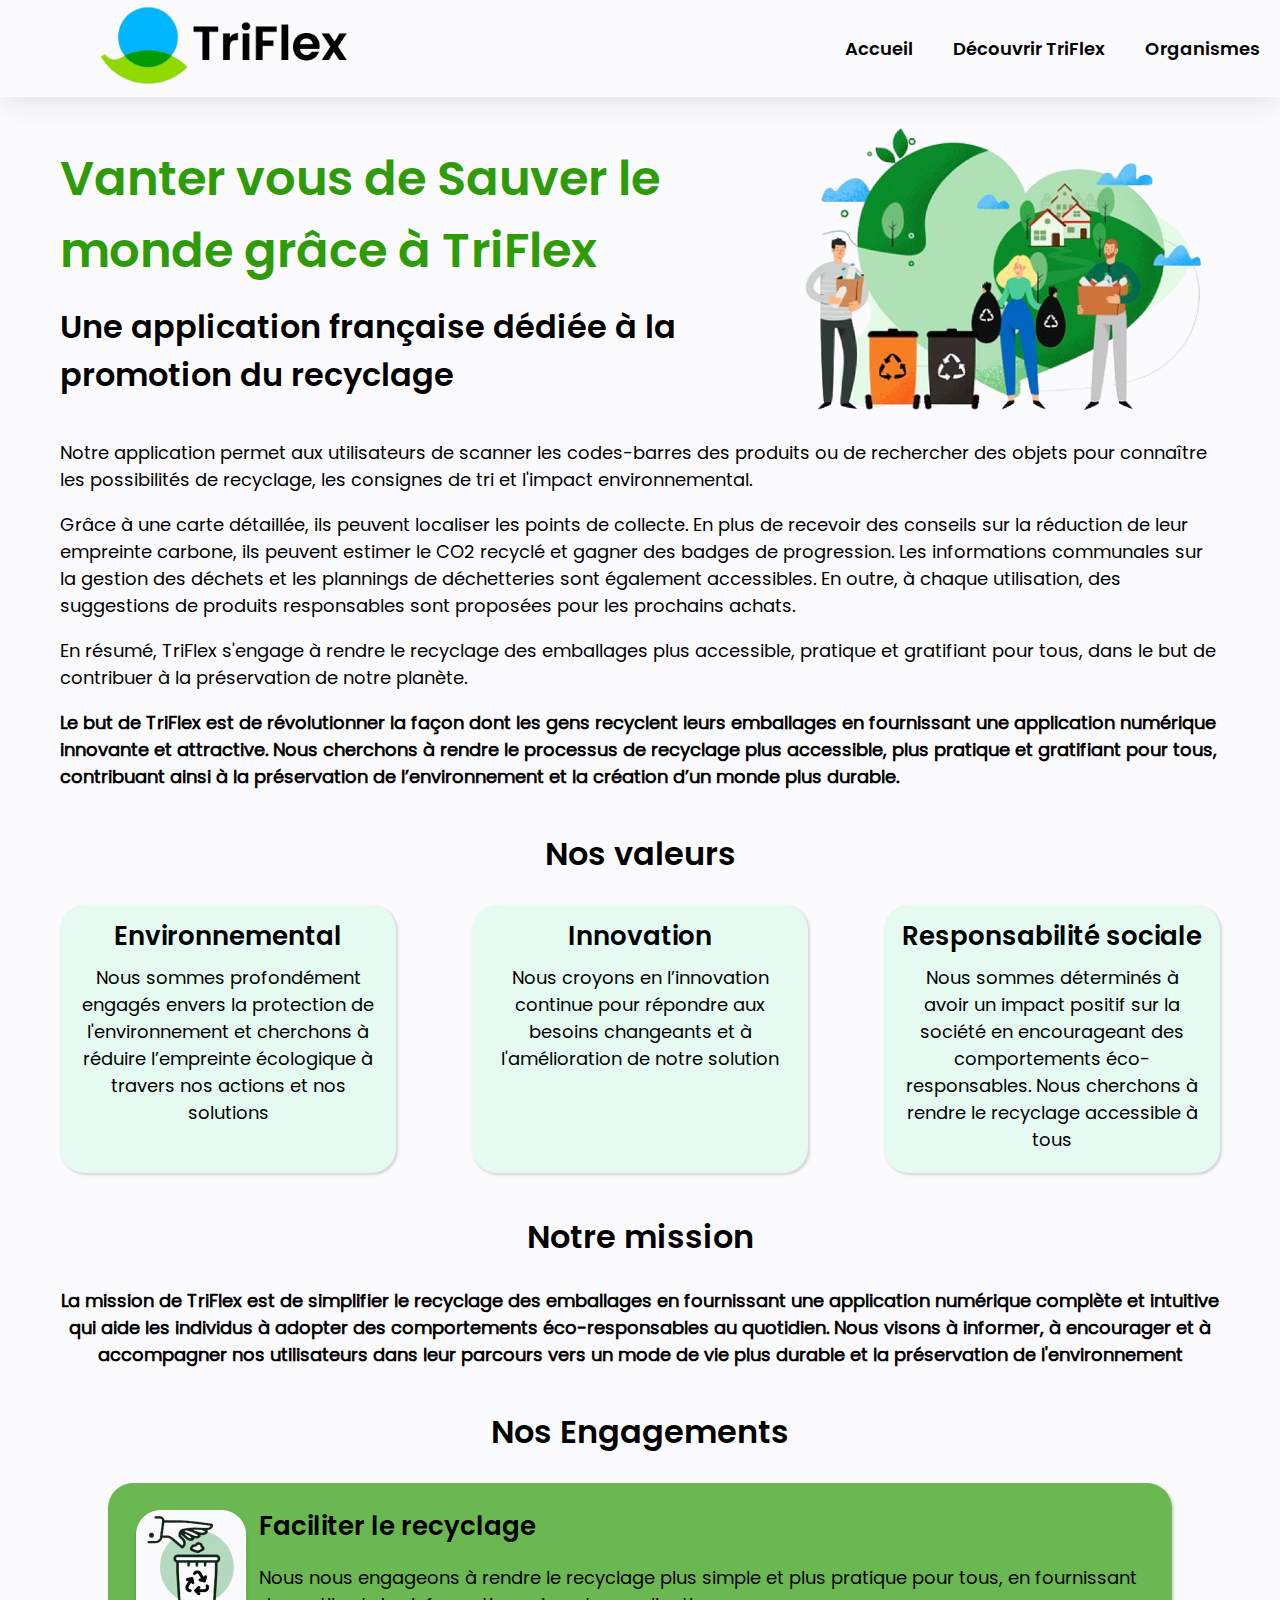
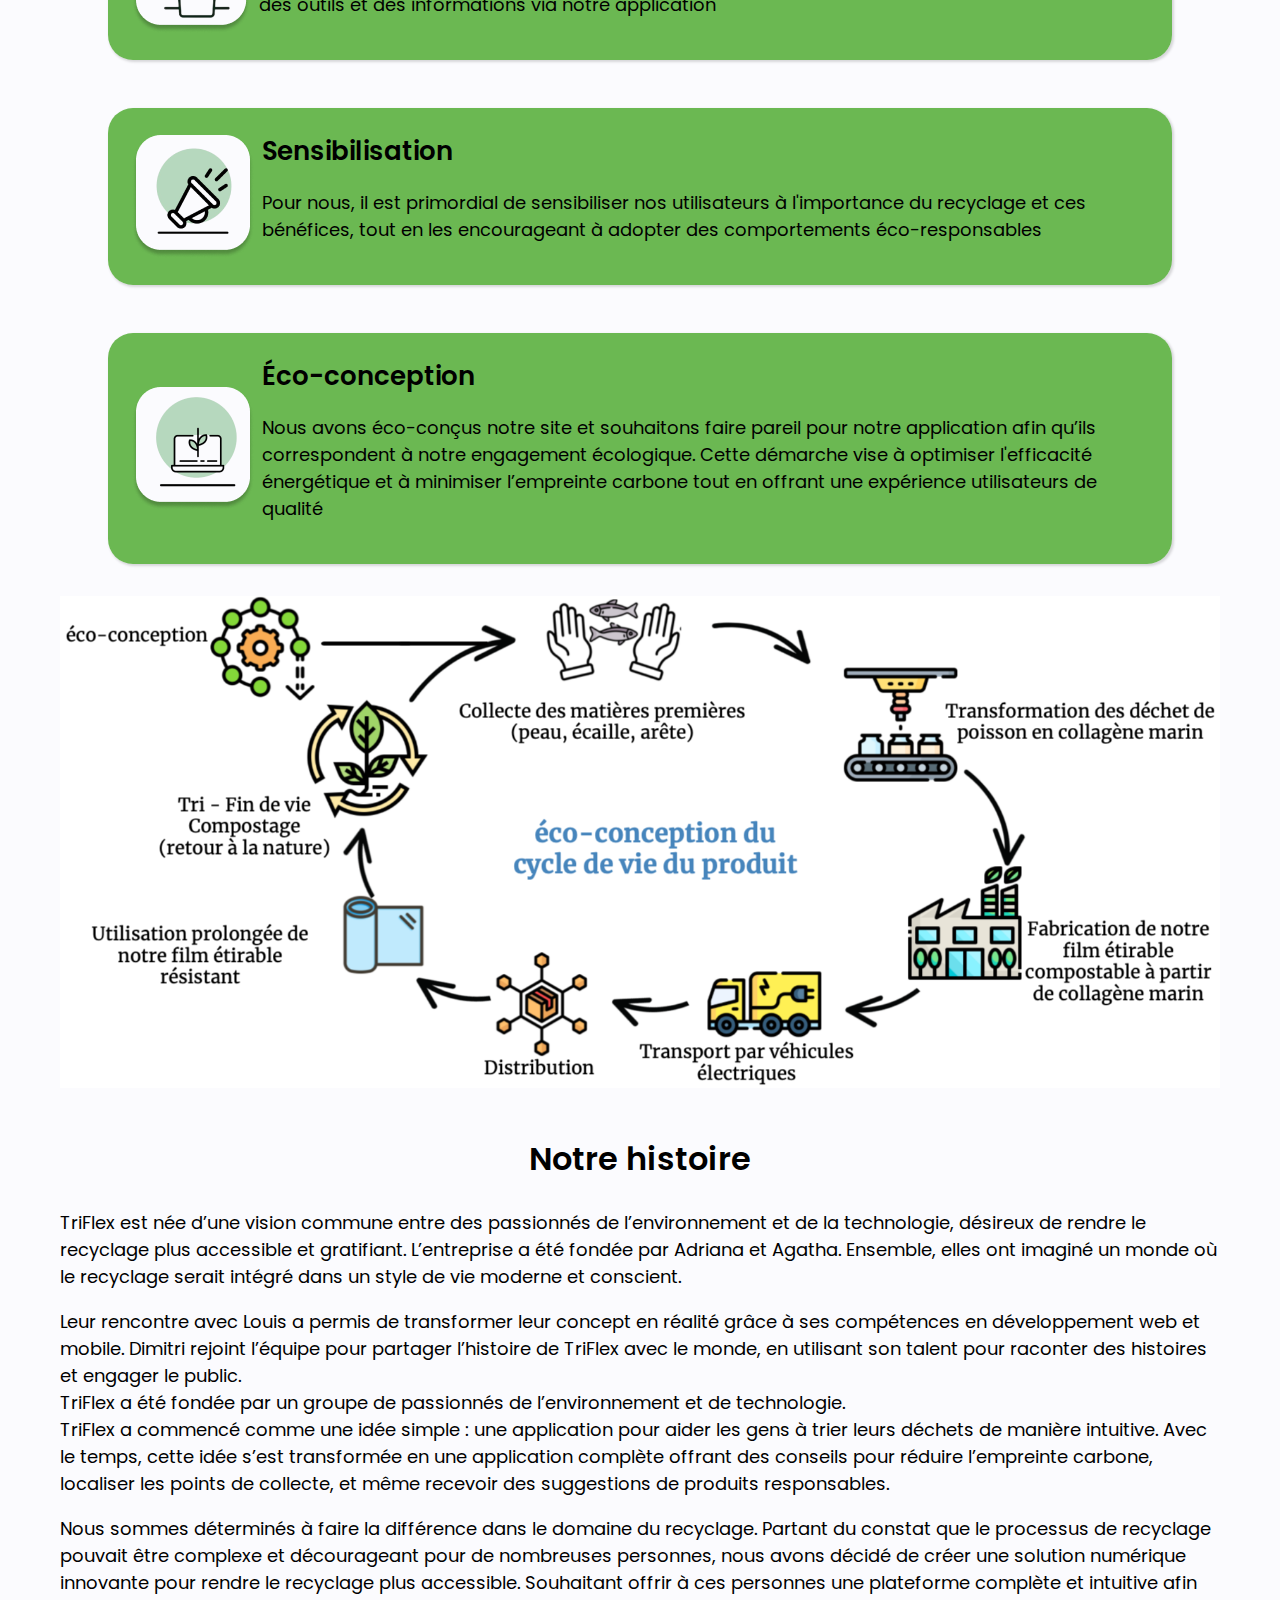
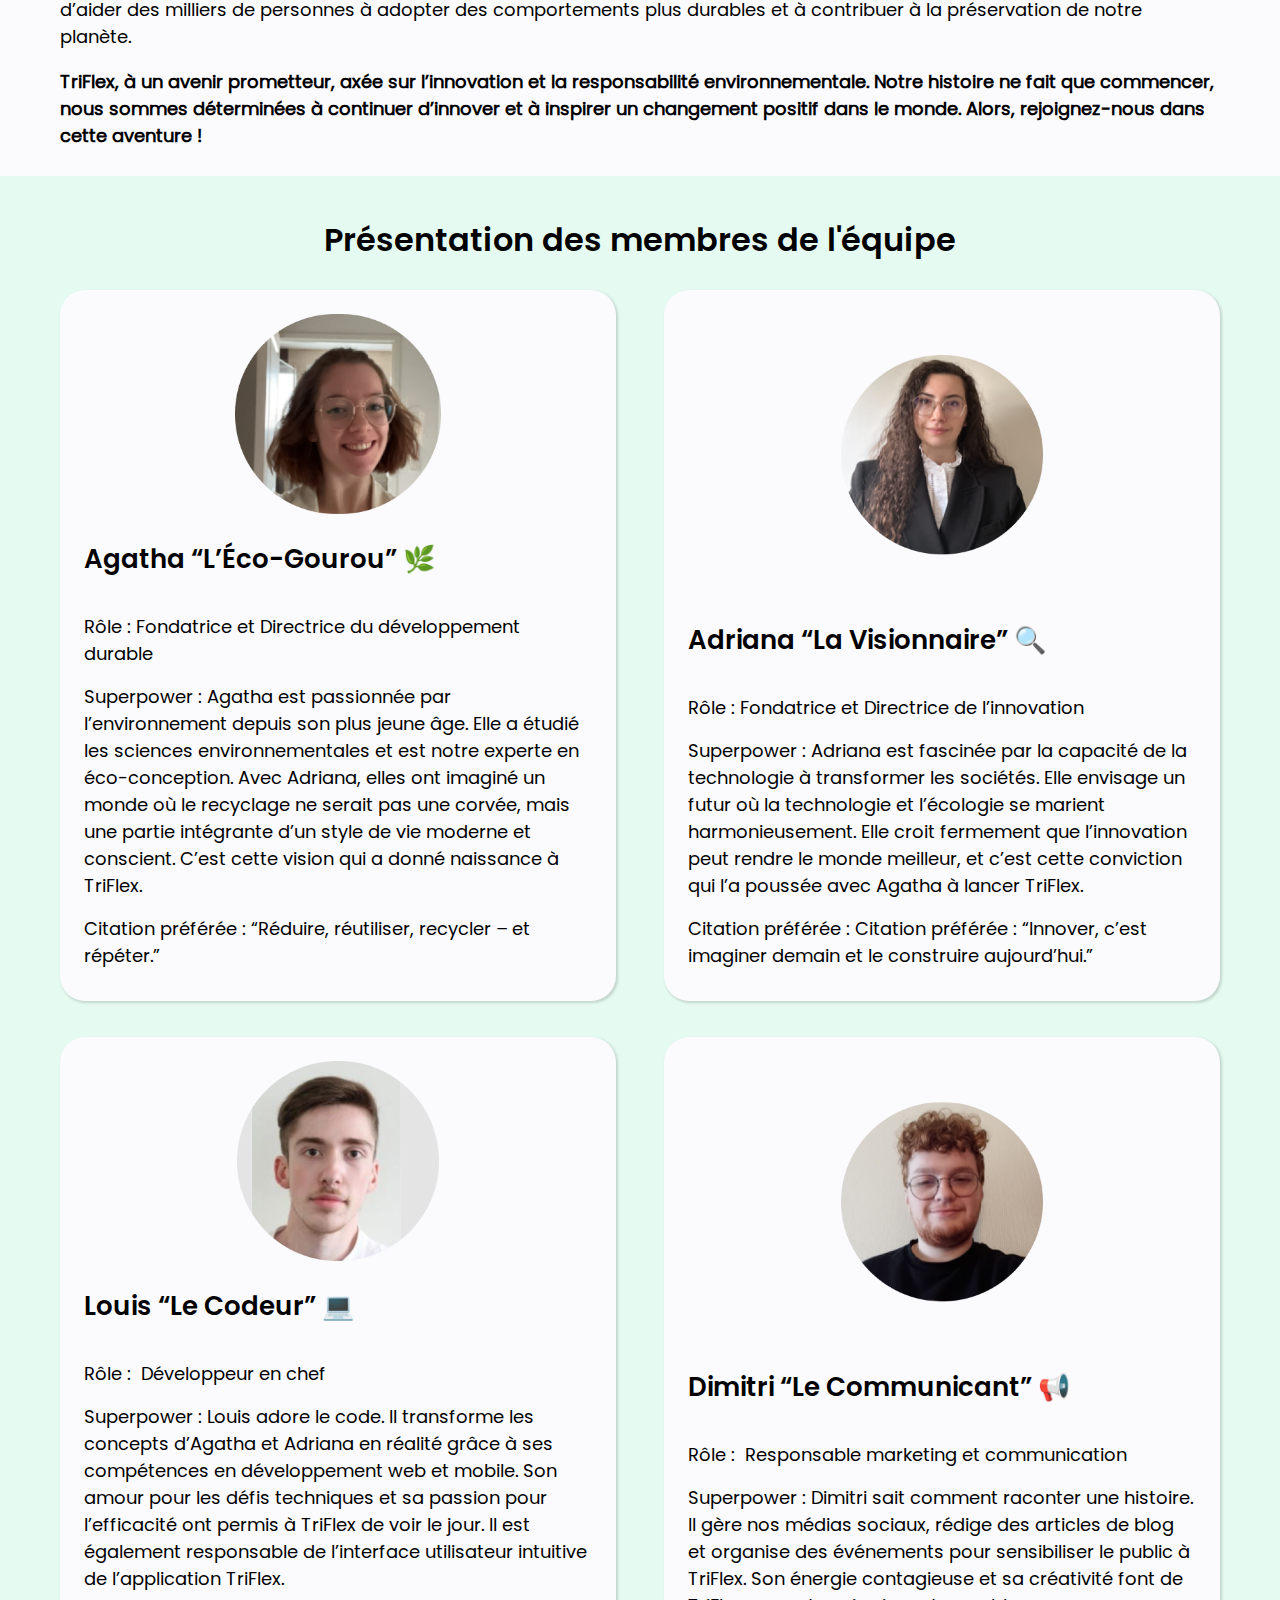
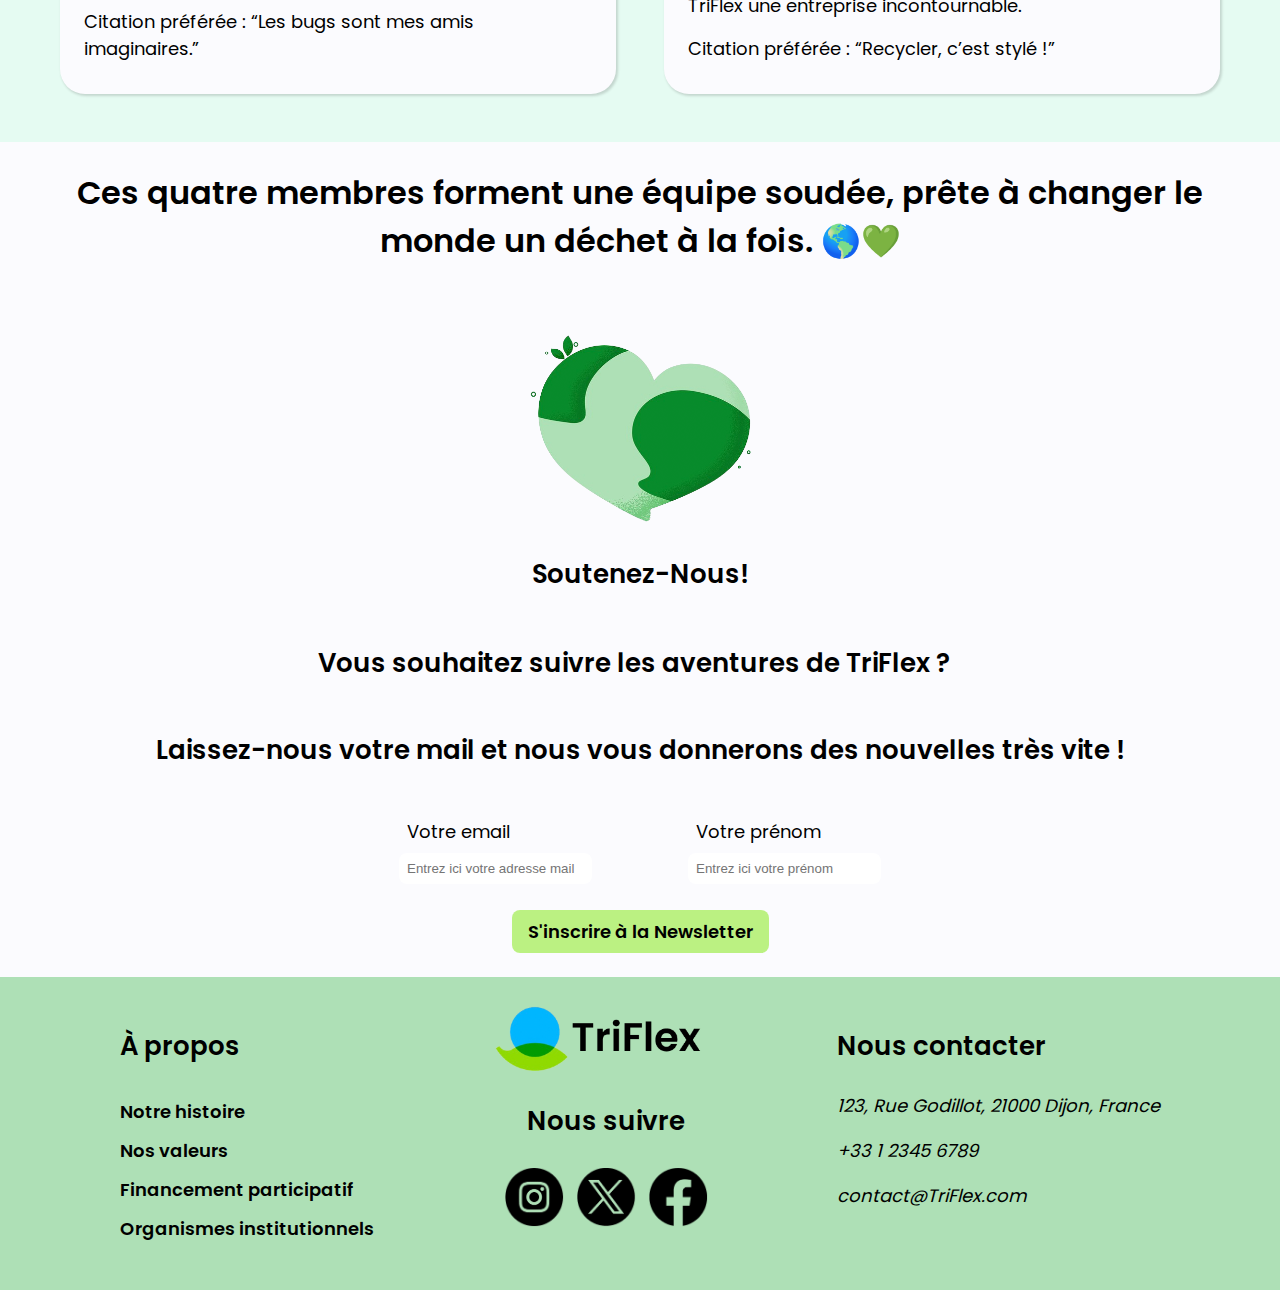
<file: index.html>
<!DOCTYPE html>
<html lang="fr">
<head>
    <meta charset="UTF-8">
    <meta name="keywords" content="triFlex, entreprise, projet">
    <meta name="description" content="Accueil du projet triFlex">
    <meta name="author" content="Agatha BASSON">
    <meta name="viewport" content="width=device-width, initial-scale=1.0">
    
    <link rel="stylesheet" href="./style/main.css">
    <link rel="icon" type="image/x-icon" href="./style/media/logo.ico">
    <title>triFlex | Accueil</title>
</head>
<body>
    <nav>
        <div class="logo">
            <img src="./style/media/logo.png" alt="Logo de triFlex">
        </div>
        <ul>
            <li><a aria-label="Lien vers la page d'accueil" href="index.html">Accueil</a></li>
            <li><a aria-label="Lien vers la page découverte" href="pages/public.html">Découvrir TriFlex</a></li>
            <li><a aria-label="Lien vers la page des financements" href="pages/financement.html">Organismes</a></li>
        </ul>
    </nav>
    <main>
        <section class="introduction">
            <div class="presentation">
                <div class="present-text">
                    <h1>Vanter vous de Sauver le monde grâce à TriFlex</h1>
                    <h2>Une application française dédiée à la promotion du recyclage</h2>
                </div>
                <div class="present-img">
                    <img src="./style/media/ill_earth.png" alt="">
                </div>
            </div>
            <div class="description">
                <p>Notre application permet aux utilisateurs de scanner les codes-barres des produits ou de rechercher des objets pour connaître les possibilités de recyclage, les consignes de tri et l'impact environnemental.</p>
                <p>Grâce à une carte détaillée, ils peuvent localiser les points de collecte. En plus de recevoir des conseils sur la réduction de leur empreinte carbone, ils peuvent estimer le CO2 recyclé et gagner des badges de progression. Les informations communales sur la gestion des déchets et les plannings de déchetteries sont également accessibles. En outre, à chaque utilisation, des suggestions de produits responsables sont proposées pour les prochains achats.</p>
                <p>En résumé, TriFlex s'engage à rendre le recyclage des emballages plus accessible, pratique et gratifiant pour tous, dans le but de contribuer à la préservation de notre planète.</p>
                <p>Le but de TriFlex est de révolutionner la façon dont les gens recyclent leurs emballages en fournissant une application numérique innovante et attractive. Nous cherchons à rendre le processus de recyclage plus accessible, plus pratique et gratifiant pour tous, contribuant ainsi à la préservation de l’environnement et la création d’un monde plus durable.</p>
            </div>
        </section>
        <section id="valeurs">
            <h2>Nos valeurs</h2>
            <div class="valeur">
                <div class="card-valeur">
                    <h3>Environnemental</h3>
                    <p>Nous sommes profondément engagés envers la protection de l'environnement et cherchons à réduire l’empreinte écologique à travers nos actions et nos solutions
                    </p>
                </div>
                <div class="card-valeur">
                    <h3>Innovation</h3>
                    <p>Nous croyons en l’innovation continue pour répondre aux besoins changeants et à l'amélioration de notre solution
                    </p>
                </div>
                <div class="card-valeur">
                    <h3>Responsabilité sociale</h3>
                    <p>Nous sommes déterminés à avoir un impact positif sur la société en encourageant des comportements éco-responsables. Nous cherchons à rendre le recyclage accessible à tous
                    </p>
                </div>
            </div>
        </section>
        <section class="mission">
            <h2>Notre mission</h2>
            <p>La mission de TriFlex est de simplifier le recyclage des emballages en fournissant une application numérique complète et intuitive qui aide les individus à adopter des comportements éco-responsables au quotidien. Nous visons à informer, à encourager et à accompagner nos utilisateurs dans leur parcours vers un mode de vie plus durable et la préservation de l'environnement</p>
        </section>
        <section class="engagements">
            <h2>Nos Engagements</h2>
            <div class="engagement">
                <div class="card-engagement">
                    <div class="img-card-engagement">
                        <img src="./style/media/ill_bin.png" alt="">
                    </div>
                    <div class="text-card-engagement">
                        <h3>Faciliter le recyclage</h3>
                        <p>Nous nous engageons à rendre le recyclage plus simple et plus pratique pour tous, en fournissant des outils et des informations via notre application</p>
                    </div>
                </div>
                <div class="card-engagement">
                    <div class="img-card-engagement">
                        <img src="./style/media/ill_sensi.png" alt="">
                    </div>
                    <div class="text-card-engagement">
                        <h3>Sensibilisation</h3>
                        <p>Pour nous, il est primordial de sensibiliser nos utilisateurs à l'importance du recyclage et ces bénéfices, tout en les encourageant à adopter des comportements éco-responsables</p>
                    </div>
                </div>
                <div class="card-engagement">
                    <div class="img-card-engagement">
                        <img src="./style/media/ill_eco.png" alt="">
                    </div>
                    <div class="text-card-engagement">
                        <h3>Éco-conception</h3>
                        <p>Nous avons éco-conçus notre site et souhaitons faire pareil pour notre application afin qu’ils correspondent à notre engagement écologique. Cette démarche vise à optimiser l'efficacité énergétique et à minimiser l’empreinte carbone tout en offrant une expérience utilisateurs de qualité   
                        </p>
                    </div>
                </div>
            </div>
            <div>
                <img id="eco-cycle" src="./style/media/ill_eco-cycle.png" alt="Illustration d'un cycle de conception vert de notre entreprise, de l'hébergement à la maintenance">
            </div>
        </section>
        <section id="histoire">
            <h2>Notre histoire</h2>
            <p>TriFlex est née d’une vision commune entre des passionnés de l’environnement et de la technologie, désireux de rendre le recyclage plus accessible et gratifiant. L’entreprise a été fondée par Adriana et Agatha. Ensemble, elles ont imaginé un monde où le recyclage serait intégré dans un style de vie moderne et conscient.</p>
            <p>Leur rencontre avec Louis a permis de transformer leur concept en réalité grâce à ses compétences en développement web et mobile. Dimitri rejoint l’équipe pour partager l’histoire de TriFlex avec le monde, en utilisant son talent pour raconter des histoires et engager le public.<br>
                TriFlex a été fondée par un groupe de passionnés de l’environnement et de technologie.<br>
                TriFlex a commencé comme une idée simple : une application pour aider les gens à trier leurs déchets de manière intuitive. Avec le temps, cette idée s’est transformée en une application complète offrant des conseils pour réduire l’empreinte carbone, localiser les points de collecte, et même recevoir des suggestions de produits responsables.</p>
            <p>Nous sommes déterminés à faire la différence dans le domaine du recyclage. Partant du constat que le processus de recyclage pouvait être complexe et décourageant pour de nombreuses personnes, nous avons décidé de créer une solution numérique innovante pour rendre le recyclage plus accessible. Souhaitant offrir à ces personnes une plateforme complète et intuitive afin d’aider des milliers de personnes à adopter des comportements plus durables et à contribuer à la préservation de notre planète. 
            </p>
            <p>TriFlex, à un avenir prometteur, axée sur l’innovation et la responsabilité environnementale.
                Notre histoire ne fait que commencer, nous sommes déterminées à continuer d’innover et à inspirer un changement positif dans le monde. Alors, rejoignez-nous dans cette aventure ! </p>
            
        </section>
        <section class="membres">
            <h2>Présentation des membres de l'équipe</h2>
            <div class="main-membres">
                <div class="row-membres">
                    <div class="card-membre">
                        <img src="./style/media/img_agatha.png" alt="La fondatrice souriante blonde">
                        <h3>Agatha “L’Éco-Gourou” 🌿</h3>
                        <p>Rôle : Fondatrice et Directrice du développement durable</p>
                        <p>Superpower : Agatha est passionnée par l’environnement depuis son plus jeune âge. Elle a étudié les sciences environnementales et est notre experte en éco-conception. Avec Adriana, elles ont imaginé un monde où le recyclage ne serait pas une corvée, mais une partie intégrante d’un style de vie moderne et conscient. C’est cette vision qui a donné naissance à TriFlex.</p>
                        <p>Citation préférée : “Réduire, réutiliser, recycler – et répéter.”</p>
                    </div>
                    <div class="card-membre">
                        <img src="./style/media/img_adriana.png" alt="La directrice sérieuse mais sympathique et brune à lunette"> 
                        <h3>Adriana “La Visionnaire” 🔍</h3>
                        <p>Rôle : Fondatrice et Directrice de l’innovation</p>
                        <p>Superpower : Adriana est fascinée par la capacité de la technologie à transformer les sociétés. Elle envisage un futur où la technologie et l’écologie se marient harmonieusement. Elle croit fermement que l’innovation peut rendre le monde meilleur, et c’est cette conviction qui l’a poussée avec Agatha à lancer TriFlex.</p>
                        <p>Citation préférée : Citation préférée : “Innover, c’est imaginer demain et le construire aujourd’hui.”</p>
                    </div>
                </div>
                <div class="row-membres">
                    <div class="card-membre">
                        <img src="./style/media/img_louis.png" alt="Le développeur est agréable et roux">
                        <h3>Louis “Le Codeur” 💻</h3>
                        <p>Rôle :  Développeur en chef</p>
                        <p>Superpower : Louis adore le code. Il transforme les concepts d’Agatha et Adriana en réalité grâce à ses compétences en développement web et mobile. Son amour pour les défis techniques et sa passion pour l’efficacité ont permis à TriFlex de voir le jour. Il est également responsable de l’interface utilisateur intuitive de l’application TriFlex.</p>
                        <p>Citation préférée : “Les bugs sont mes amis imaginaires.”</p>
                    </div>
                    <div class="card-membre">
                        <img src="./style/media/img_dimitri.png" alt="Le responsable marketing est toujours souriant et très bavard">
                        <h3>Dimitri “Le Communicant” 📢</h3>
                        <p>Rôle :  Responsable marketing et communication</p>
                        <p>Superpower : Dimitri sait comment raconter une histoire. Il gère nos médias sociaux, rédige des articles de blog et organise des événements pour sensibiliser le public à TriFlex. Son énergie contagieuse et sa créativité font de TriFlex une entreprise incontournable.</p>
                        <p>Citation préférée : “Recycler, c’est stylé !”</p>
                    </div>
                </div>
            </div>
        </section>
        <section class="soutenir">
            <h2>Ces quatre membres forment une équipe soudée, prête à changer le monde un déchet à la fois. 🌎💚</h2>
            <img src="style/media/ill_heart.png" alt="">
            <h3>Soutenez-Nous!</h3>
            <div class="soutien">
                <h3>Vous souhaitez suivre les aventures de TriFlex ?  </h3>
                <h3>Laissez-nous votre mail et nous vous donnerons des nouvelles très vite !</h3>
                <form>
                    <div class="form-box">
                        <label for="mail">Votre email</label>
                        <input type="email" id="mail" name="mail" required placeholder="Entrez ici votre adresse mail">
                    </div>
                    <div class="form-box">
                        <label for="prenom">Votre prénom</label>
                        <input type="text" id="prenom" name="prenom" required placeholder="Entrez ici votre prénom">
                    </div>
                </form>
                <button type="submit">S'inscrire à la Newsletter</button>
                
            </div>
        </section>
    </main>
    <footer>
        <div class="apropos">
            <h3>À propos</h3>
            <ul>
                <li><a aria-label="Lien vers la rubrique histoire" href="#histoire">Notre histoire</a></li>
                <li><a aria-label="Lien vers la rubrique nos valeurs" href="#valeurs">Nos valeurs</a></li>
                <li><a aria-label="Lien vers la page découverte et la rubrique financement participatif" href="pages/public.html#financement-participatif">Financement participatif</a></li>
                <li><a aria-label="Lien vers la page organisme et la rubrique organismes participants" href="pages/financement.html#organismes-participant">Organismes institutionnels</a></li>
            </ul>
        </div>
        <div class="reseau">
            <img src="style/media/logo.png" alt="Logo de triFlex">
            <h3>Nous suivre</h3>
            <div class="link-reseau">
                <img id="insta" src="style/media/icon_insta.png" alt="Lien cliquable vers notre instagram">
                <img id="twitter" src="style/media/icon_twitter.png" alt="Lien cliquable vers notre Twitter">
                <img id="fb" src="style/media/icon_fb.png" alt="Lien cliquable vers notre Facebook">
            </div>
        </div>
        <div class="contact">
            <h3>Nous contacter</h3>
            <address>
                <p>123, Rue Godillot, 21000 Dijon, France</p>
                <p>+33 1 2345 6789</p>
                <p>contact@TriFlex.com</p>
            </address>
        </div>
    </footer>

</body>
</html>
</file>
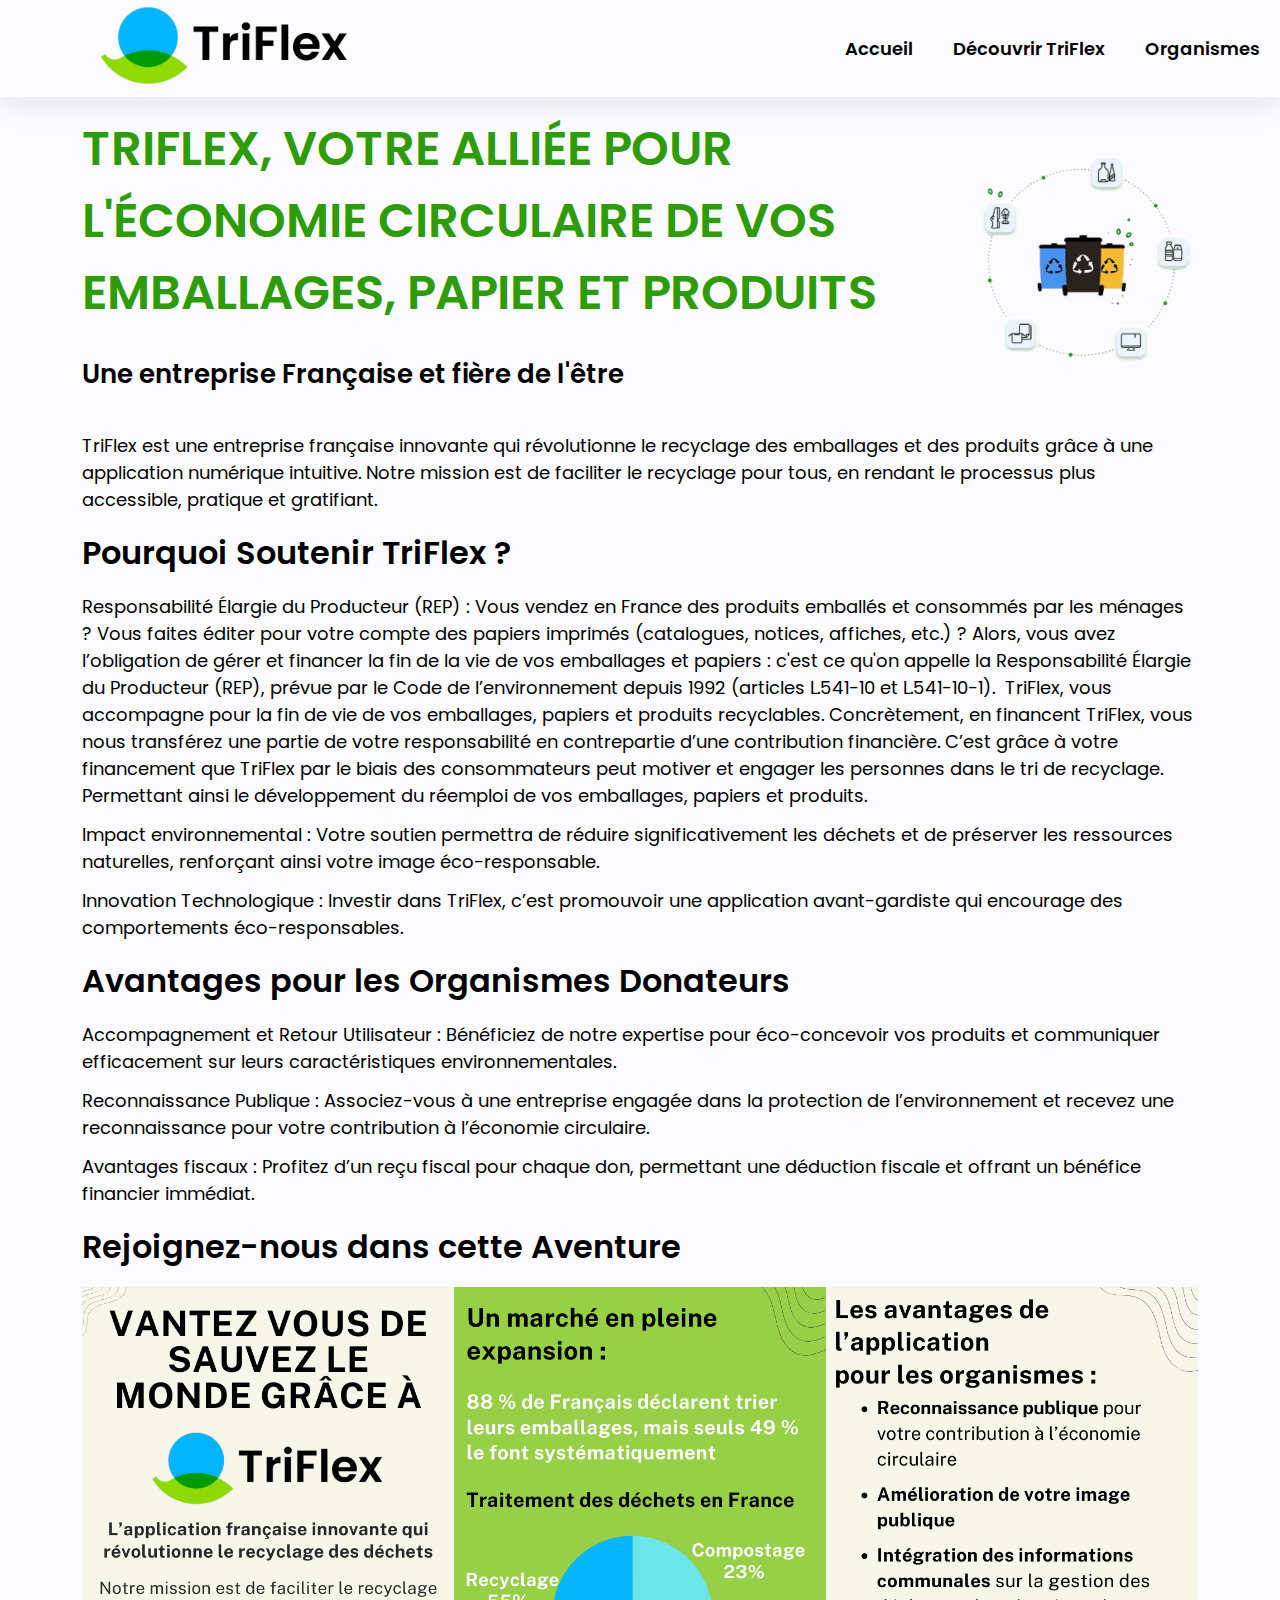
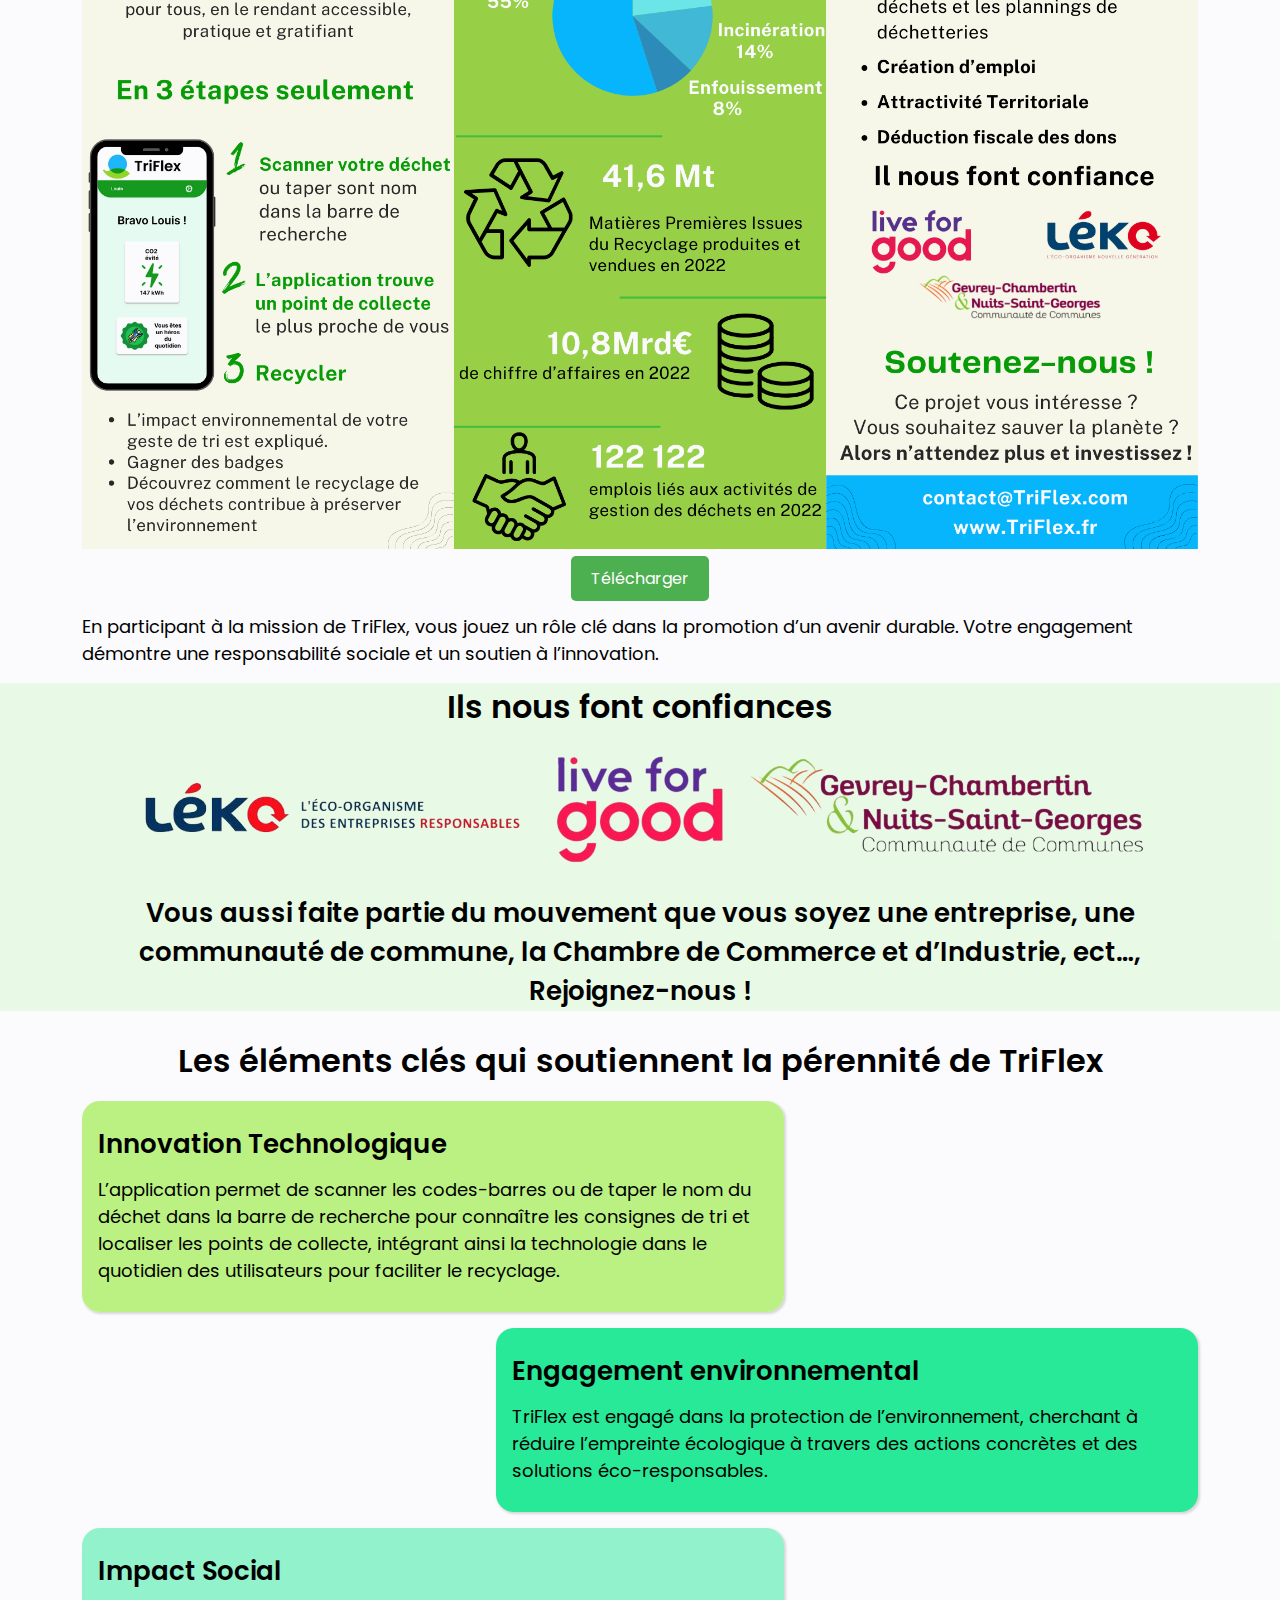
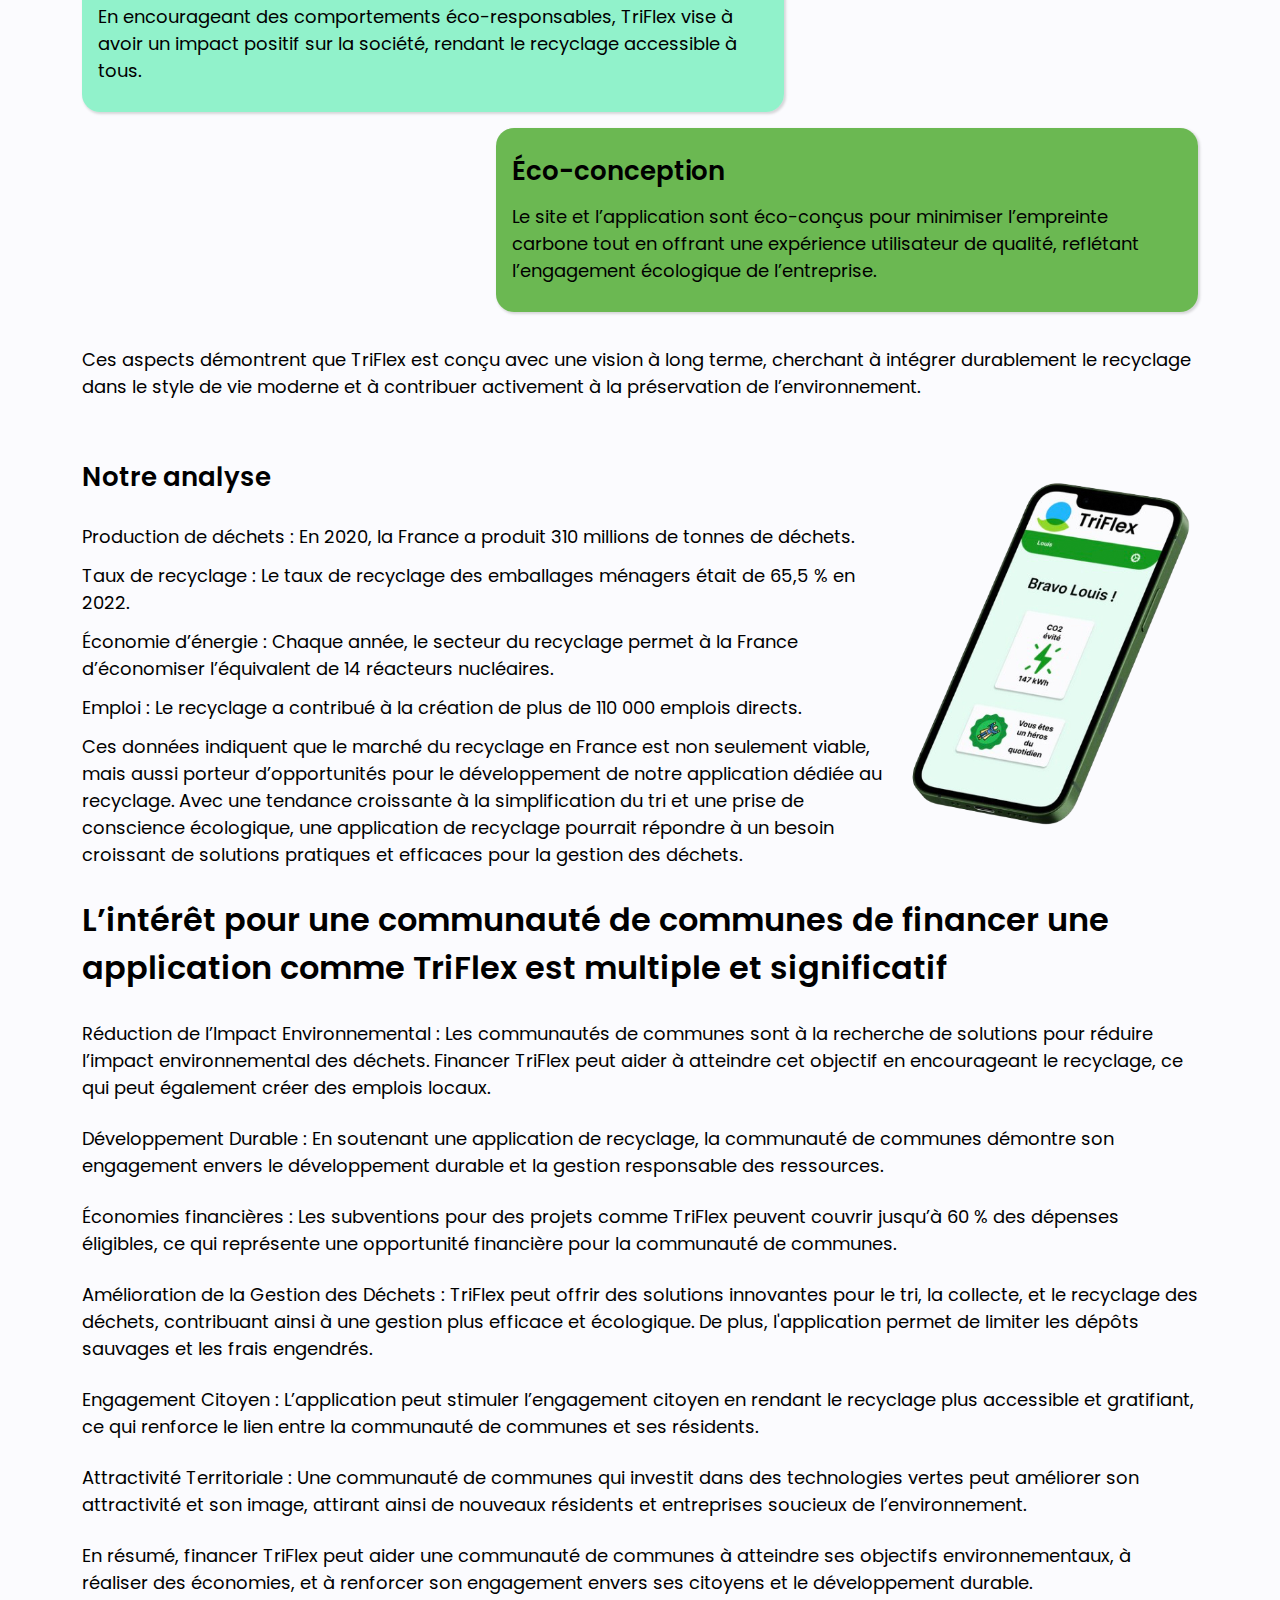
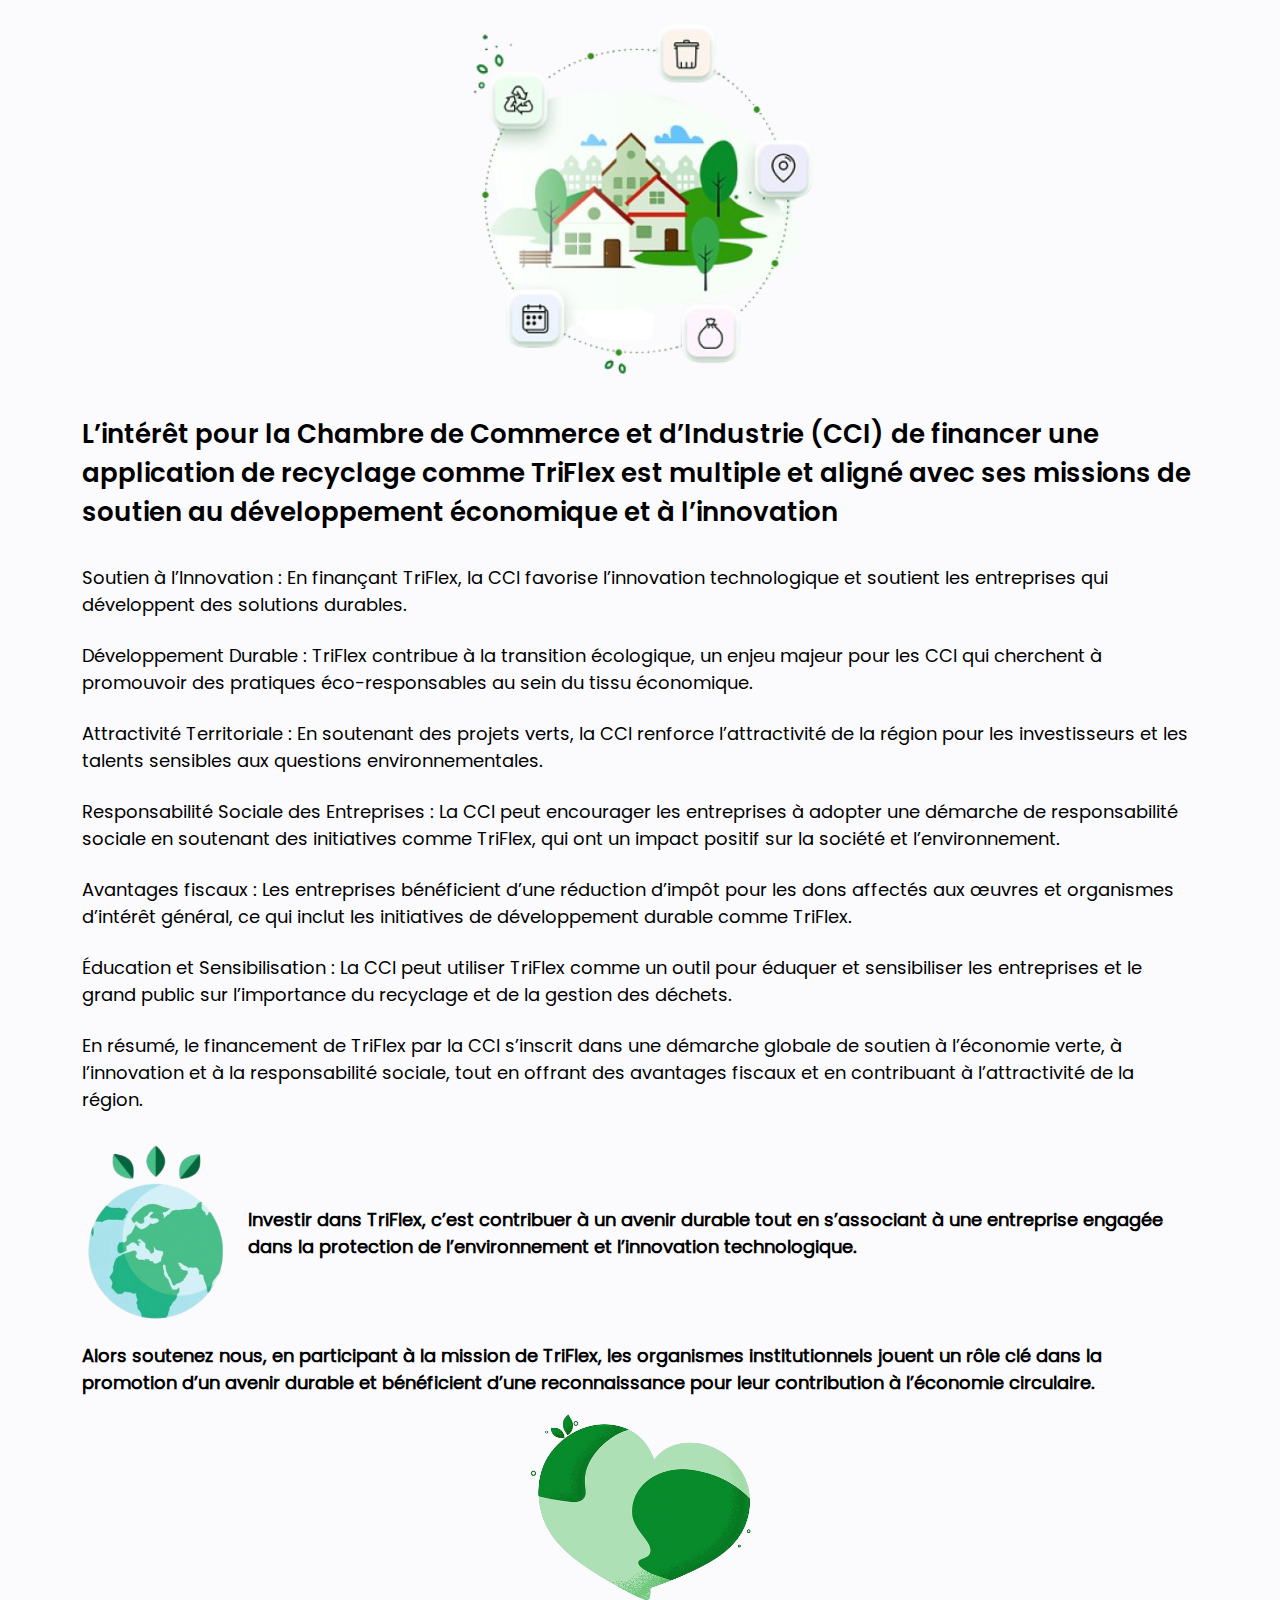
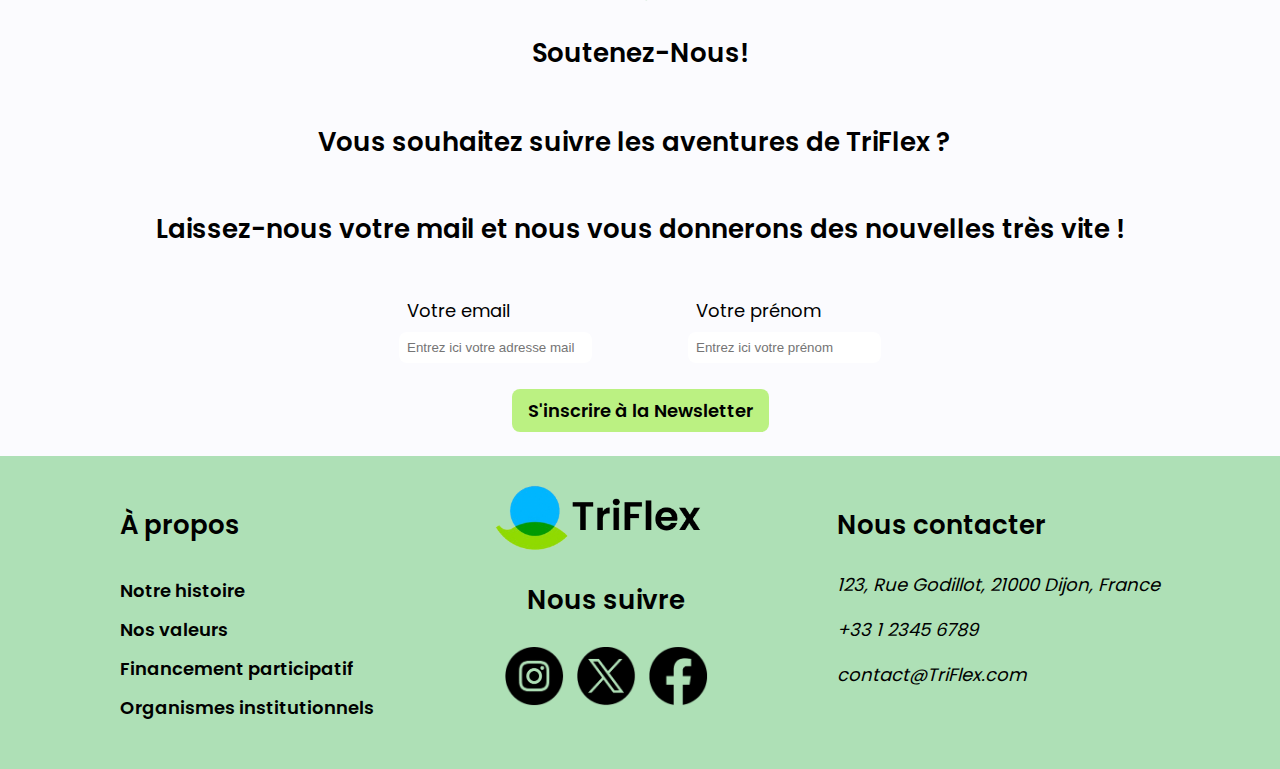
<file: pages/financement.html>
<!DOCTYPE html>
<html lang="fr">
<head>
    <meta charset="UTF-8">
    <meta name="keywords" content="triFlex, entreprise, projet">
    <meta name="description" content="Plan de financement du projet triFlex">
    <meta name="author" content="Agatha BASSON">
    <meta name="viewport" content="width=device-width, initial-scale=1.0">
    
    <link rel="stylesheet" href="../style/main.css">
    <link rel="stylesheet" href="../style/orga.css">
    <link rel="icon" type="image/x-icon" href="../style/media/logo.ico">
    <title>triFlex | Financement</title>
    <link rel="stylesheet" href="../style/public.scss">
</head>
<body>
    <nav>
        <div class="logo">
            <img src="../style/media/logo.png" alt="Logo de triFlex">
        </div>
        <ul>
            <li><a aria-label="Lien vers la page d'accueil" href="../index.html">Accueil</a></li>
            <li><a aria-label="Lien vers la page découverte" href="public.html">Découvrir TriFlex</a></li>
            <li><a aria-label="Lien vers la page des financements" href="financement.html">Organismes</a></li>
        </ul>
    </nav>
    <main id="orga">
        <section class="presentation-orga">
            <div class="text">
                <h1>TriFlex, votre alliée pour l'économie circulaire de vos emballages, papier et produits</h1>
                <h3>Une entreprise Française et fière de l'être</h3>
            </div>
            <div class="pres-img">
                <img src="../style/media/ill_bins.png" alt="">
            </div>
            
        </section>
        <section>
            <div class="orga-why">
                <p>TriFlex est une entreprise française innovante qui révolutionne le recyclage des emballages et des produits grâce à une application numérique intuitive. Notre mission est de faciliter le recyclage pour tous, en rendant le processus plus accessible, pratique et gratifiant.</p>
                <h2>Pourquoi Soutenir TriFlex ?</h2>
                <div>
                    <p>Responsabilité Élargie du Producteur (REP) : Vous vendez en France des produits emballés et consommés par les ménages ? Vous faites éditer pour votre compte des papiers imprimés (catalogues, notices, affiches, etc.) ? Alors, vous avez l’obligation de gérer et financer la fin de la vie de vos emballages et papiers : c'est ce qu'on appelle la Responsabilité Élargie du Producteur (REP), prévue par le Code de l’environnement depuis 1992 (articles L.541-10 et L.541-10-1). 
                        TriFlex, vous accompagne pour la fin de vie de vos emballages, papiers et produits recyclables. Concrètement, en financent TriFlex, vous nous transférez une partie de votre responsabilité en contrepartie d’une contribution financière. C’est grâce à votre financement que TriFlex par le biais des consommateurs peut motiver et engager les personnes dans le tri de recyclage. Permettant ainsi le développement du réemploi de vos emballages, papiers et produits. </p>
                    <p>Impact environnemental : Votre soutien permettra de réduire significativement les déchets et de préserver les ressources naturelles, renforçant ainsi votre image éco-responsable.</p>
                    <p>Innovation Technologique : Investir dans TriFlex, c’est promouvoir une application avant-gardiste qui encourage des comportements éco-responsables.</p>
                </div>
            </div>
            <div class="orga-don">
                <h2>Avantages pour les Organismes Donateurs</h2>
                <p>Accompagnement et Retour Utilisateur : Bénéficiez de notre expertise pour éco-concevoir vos produits et communiquer efficacement sur leurs caractéristiques environnementales.</p>
                <p>Reconnaissance Publique : Associez-vous à une entreprise engagée dans la protection de l’environnement et recevez une reconnaissance pour votre contribution à l’économie circulaire.</p>
                <p>
                    Avantages fiscaux : Profitez d’un reçu fiscal pour chaque don, permettant une déduction fiscale et offrant un bénéfice financier immédiat.</p>
                <h2>Rejoignez-nous dans cette Aventure</h2>
                <div>
                    <img src="../style/media/Poster_TriFlex.png" alt="Poster explicatif du fonctionnement de l'application, de l'impacts environnemental du recyclage et des avantages pour les donateurs">
                    <a aria-label="Lien qui permet de télécharger le poster financier de TriFlex" 
                       href="../style/media/Poster_TriFlex.png" class="bouton-telechargement">Télécharger</a>
                </div>
                

                <p>En participant à la mission de TriFlex, vous jouez un rôle clé dans la promotion d’un avenir durable. Votre engagement démontre une responsabilité sociale et un soutien à l’innovation. </p>
            </div>
        </section>
        <section class="orga-partners" id="organismes-participant">
            <div class="orga-partenaires">
                <h2>Ils nous font confiances</h2>
                <div>
                    <img src="../style/media/img_part1.png" alt="Leko est un de nos partenaire">
                    <img src="../style/media/img_part2.png" alt="Life for good nous fait confiance">
                    <img src="../style/media/img_part3.png" alt="La communauté de commune de Gevrey Chamberlin nous fait confiance">
                </div>
                <h3>Vous aussi faite partie du mouvement que vous soyez une entreprise, une communauté de commune, la Chambre de Commerce et d’Industrie, ect…, Rejoignez-nous !</h3>
            </div>
        </section>
        <section class="orga-keys" >
            <h2>Les éléments clés qui soutiennent la pérennité de TriFlex</h2>
            <div class="orga-cards">
                <div class="orga-card" id="first-card">
                    <h3>Innovation Technologique</h3>
                    <p>L’application permet de scanner les codes-barres ou de taper le nom du déchet dans la barre de recherche pour connaître les consignes de tri et localiser les points de collecte, intégrant ainsi la technologie dans le quotidien des utilisateurs pour faciliter le recyclage.</p>
                </div>
                <div  class="orga-card" id="second-card">
                    <h3>Engagement environnemental</h3>
                    <p>TriFlex est engagé dans la protection de l’environnement, cherchant à réduire l’empreinte écologique à travers des actions concrètes et des solutions éco-responsables.</p>
                </div>
                <div  class="orga-card" id="third-card">
                    <h3>Impact Social</h3>
                    <p>En encourageant des comportements éco-responsables, TriFlex vise à avoir un impact positif sur la société, rendant le recyclage accessible à tous.</p>
                </div>
                <div  class="orga-card" id="fourth-card">
                    <h3>Éco-conception</h3>
                    <p>Le site et l’application sont éco-conçus pour minimiser l’empreinte carbone tout en offrant une expérience utilisateur de qualité, reflétant l’engagement écologique de l’entreprise.</p>
                </div>
            </div>
            <p>Ces aspects démontrent que TriFlex est conçu avec une vision à long terme, cherchant à intégrer durablement le recyclage dans le style de vie moderne et à contribuer activement à la préservation de l’environnement.</p>
        </section>
        <section class="orga-green">
            <div>
                <h3>Notre analyse</h3>
                <p>Production de déchets : En 2020, la France a produit 310 millions de tonnes de déchets.</p>
                <p>Taux de recyclage : Le taux de recyclage des emballages ménagers était de 65,5 % en 2022.</p>
                <p>Économie d’énergie : Chaque année, le secteur du recyclage permet à la France d’économiser l’équivalent de 14 réacteurs nucléaires.</p>
                <p>Emploi : Le recyclage a contribué à la création de plus de 110 000 emplois directs.</p>
                <p>Ces données indiquent que le marché du recyclage en France est non seulement viable, mais aussi porteur d’opportunités pour le développement de notre application dédiée au recyclage. Avec une tendance croissante à la simplification du tri et une prise de conscience écologique, une application de recyclage pourrait répondre à un besoin croissant de solutions pratiques et efficaces pour la gestion des déchets.</p>
            </div>
            <div class="pres-img">
                <img src="../style/media/ill_phone.png" alt="">
            </div>
        </section>
        <section class="environnement">
            <h2>L’intérêt pour une communauté de communes de financer une application comme TriFlex est multiple et significatif</h2>
            <p>Réduction de l’Impact Environnemental : Les communautés de communes sont à la recherche de solutions pour réduire l’impact environnemental des déchets. Financer TriFlex peut aider à atteindre cet objectif en encourageant le recyclage, ce qui peut également créer des emplois locaux.</p>
            <p>Développement Durable : En soutenant une application de recyclage, la communauté de communes démontre son engagement envers le développement durable et la gestion responsable des ressources.</p>
            <p>Économies financières : Les subventions pour des projets comme TriFlex peuvent couvrir jusqu’à 60 % des dépenses éligibles, ce qui représente une opportunité financière pour la communauté de communes.</p>
            <p>Amélioration de la Gestion des Déchets : TriFlex peut offrir des solutions innovantes pour le tri, la collecte, et le recyclage des déchets, contribuant ainsi à une gestion plus efficace et écologique. De plus, l'application permet de limiter les dépôts sauvages et les frais engendrés.</p>
            <p>Engagement Citoyen : L’application peut stimuler l’engagement citoyen en rendant le recyclage plus accessible et gratifiant, ce qui renforce le lien entre la communauté de communes et ses résidents.</p>
            <p>Attractivité Territoriale : Une communauté de communes qui investit dans des technologies vertes peut améliorer son attractivité et son image, attirant ainsi de nouveaux résidents et entreprises soucieux de l’environnement.</p>
            <p>En résumé, financer TriFlex peut aider une communauté de communes à atteindre ses objectifs environnementaux, à réaliser des économies, et à renforcer son engagement envers ses citoyens et le développement durable.</p>
            <img src="../style/media/ill_home_cycle.png" alt="">
        </section>
        <section class="CCI">
            <h3>L’intérêt pour la Chambre de Commerce et d’Industrie (CCI) de financer une application de recyclage comme TriFlex est multiple et aligné avec ses missions de soutien au développement économique et à l’innovation</h3>
            <p>Soutien à l’Innovation : En finançant TriFlex, la CCI favorise l’innovation technologique et soutient les entreprises qui développent des solutions durables.</p>
            <p>Développement Durable : TriFlex contribue à la transition écologique, un enjeu majeur pour les CCI qui cherchent à promouvoir des pratiques éco-responsables au sein du tissu économique.</p>
            <p>Attractivité Territoriale : En soutenant des projets verts, la CCI renforce l’attractivité de la région pour les investisseurs et les talents sensibles aux questions environnementales.</p>
            <p>Responsabilité Sociale des Entreprises : La CCI peut encourager les entreprises à adopter une démarche de responsabilité sociale en soutenant des initiatives comme TriFlex, qui ont un impact positif sur la société et l’environnement.</p>
            <p>Avantages fiscaux : Les entreprises bénéficient d’une réduction d’impôt pour les dons affectés aux œuvres et organismes d’intérêt général, ce qui inclut les initiatives de développement durable comme TriFlex.</p>
            <p>Éducation et Sensibilisation : La CCI peut utiliser TriFlex comme un outil pour éduquer et sensibiliser les entreprises et le grand public sur l’importance du recyclage et de la gestion des déchets.</p>
            <p>En résumé, le financement de TriFlex par la CCI s’inscrit dans une démarche globale de soutien à l’économie verte, à l’innovation et à la responsabilité sociale, tout en offrant des avantages fiscaux et en contribuant à l’attractivité de la région.</p>
        </section>
        <section class="end-orga"><div>
                <img src="../style/media/ill_earth2.png" alt="">
                <p>Investir dans TriFlex, c’est contribuer à un avenir durable tout en s’associant à une entreprise engagée dans la protection de l’environnement et l’innovation technologique. </p>
            </div>
            <p>Alors soutenez nous, en participant à la mission de TriFlex, les organismes institutionnels jouent un rôle clé dans la promotion d’un avenir durable et bénéficient d’une reconnaissance pour leur contribution à l’économie circulaire. </p>
        </section>
        <section class="soutenir">
            <img src="../style/media/ill_heart.png" alt="">
            <h3>Soutenez-Nous!</h3>
            <div class="soutien">
                <h3>Vous souhaitez suivre les aventures de TriFlex ?  </h3>
                <h3>Laissez-nous votre mail et nous vous donnerons des nouvelles très vite !</h3>
                <form>
                    <div class="form-box">
                        <label for="mail">Votre email</label>
                        <input type="email" id="mail" name="mail" required placeholder="Entrez ici votre adresse mail">
                    </div>
                    <div class="form-box">
                        <label for="prenom">Votre prénom</label>
                        <input type="text" id="prenom" name="prenom" required placeholder="Entrez ici votre prénom">
                    </div>
                </form>
                <button type="submit">S'inscrire à la Newsletter</button>

            </div>
        </section>  
    </main>
    <footer>
        <div class="apropos">
            <h3>À propos</h3>
            <ul>
                <li><a aria-label="Lien vers la rubrique histoire" href="../index.html#histoire">Notre histoire</a></li>
                <li><a aria-label="Lien vers la rubrique nos valeurs" href="../index.html#valeurs">Nos valeurs</a></li>
                <li><a aria-label="Lien vers la page découverte et la rubrique financement participatif" href="public.html#financement-participatif">Financement participatif</a></li>
                <li><a aria-label="Lien vers la page organisme et la rubrique organismes participants" href="#organismes-participant">Organismes institutionnels</a></li>
            </ul>
        </div>
        <div class="reseau">
            <img src="../style/media/logo.png" alt="Logo de triflex">
            <h3>Nous suivre</h3>
            <div class="link-reseau">
                <img id="insta" src="../style/media/icon_insta.png" alt="Lien cliquable vers instagram">
                <img id="twitter" src="../style/media/icon_twitter.png" alt="Lien cliquable vers Twitter">
                <img id="fb" src="../style/media/icon_fb.png" alt="Lien cliquable vers Facebook">
            </div>
        </div>
        <div class="contact">
            <h3>Nous contacter</h3>
            <address>
                <p>123, Rue Godillot, 21000 Dijon, France</p>
                <p>+33 1 2345 6789</p>
                <p>contact@TriFlex.com</p>
            </address>
        </div>
    </footer>
</body>
</html>
</file>
<file: style/main.css>
@font-face {
  font-family: "Poppins";
  font-style: normal;
  font-weight: 400;
  src: url("fonts/Poppins/Poppins-Regular.ttf");
}
@font-face {
  font-family: "Poppins-SemiBold";
  font-style: normal;
  font-weight: 400;
  src: url("fonts/Poppins/Poppins-SemiBold.ttf");
}
body {
  font-family: "Poppins", sans-serif;
  color: #000;
  background-color: #FBFBFE;
  margin: 0;
  font-size: 18px;
}
body h1, body h2, body h3 {
  font-family: "Poppins-SemiBold", sans-serif;
}
body h1 {
  font-size: 48px;
  color: #2E9B08;
}
body h2 {
  font-size: 32px;
}
body h3 {
  font-size: 26px;
}
body span {
  font-weight: bold;
}
body .bouton-telechargement {
  display: inline-block;
  padding: 10px 20px;
  background-color: #4CAF50;
  color: white;
  text-align: center;
  text-decoration: none;
  font-size: 16px;
  border-radius: 5px;
  transition: background-color 0.3s, box-shadow 0.3s;
  border: none;
  outline: none;
}
body .bouton-telechargement :hover {
  background-color: #45a049;
}
body .bouton-telechargement :focus {
  box-shadow: 0 0 0 3px rgba(0, 123, 255, 0.5);
  outline: none;
}
body nav {
  display: flex;
  justify-content: space-between;
  align-items: center;
  padding-left: 100px;
  box-shadow: rgba(149, 157, 165, 0.2) 0px 8px 24px;
}
body nav .logo img {
  height: 90px;
}
body nav ul {
  display: flex;
  list-style: none;
}
body nav ul li {
  padding: 0 20px;
  font-family: "Poppins-SemiBold", sans-serif;
}
body nav ul li a {
  text-decoration: none;
  color: #000;
}
body section {
  margin: 0 120px;
}
body main .introduction .presentation {
  display: flex;
  padding-top: 24px;
  gap: 18px;
}
body main .introduction .presentation .present-text {
  display: flex;
  flex-direction: column;
  gap: 16px;
  justify-content: center;
}
body main .introduction .presentation .present-text h1, body main .introduction .presentation .present-text h2 {
  margin: 0;
}
body main .introduction .presentation .present-img {
  display: flex;
  align-items: center;
}
body main .introduction .presentation .present-img img {
  height: 300px;
}
body main .introduction .description p:last-child {
  font-weight: bold;
}
body main #valeurs {
  text-align: center;
  margin-top: 40px;
}
body main #valeurs .valeur {
  display: flex;
  justify-content: space-between;
}
body main #valeurs .valeur .card-valeur {
  background-color: #E5FBF2;
  border-radius: 25px;
  box-shadow: rgba(0, 0, 0, 0.15) 1.95px 1.95px 2.6px;
  width: 344px;
  padding: 12px 24px;
}
body main #valeurs .valeur .card-valeur h3 {
  margin: 0;
}
body main #valeurs .valeur .card-valeur p {
  margin: 8px 0;
}
body main .mission {
  text-align: center;
  margin-top: 40px;
}
body main .mission p {
  font-weight: bold;
}
body main .engagements {
  text-align: center;
  margin-top: 40px;
}
body main .engagements .engagement {
  display: flex;
  flex-direction: column;
  align-items: center;
  gap: 48px;
  padding: 0 48px;
  margin-bottom: 32px;
}
body main .engagements .engagement .card-engagement {
  background-color: rgba(46, 155, 8, 0.7);
  border-radius: 25px;
  box-shadow: rgba(0, 0, 0, 0.15) 1.95px 1.95px 2.6px;
  padding: 24px 24px;
  display: flex;
  text-align: left;
  gap: 8px;
}
body main .engagements .engagement .card-engagement .img-card-engagement {
  display: flex;
  align-items: center;
}
body main .engagements .engagement .card-engagement .text-card-engagement h3 {
  margin: 0;
}
body main .engagements #eco-cycle {
  width: 100%;
}
body main #histoire h2 {
  text-align: center;
  margin-top: 40px;
}
body main #histoire p:last-child {
  font-weight: bold;
}
body main .membres {
  margin: 0;
  padding: 0 120px 48px 120px;
  background-color: #E5FBF2;
}
body main .membres h2 {
  text-align: center;
  padding-top: 40px;
}
body main .membres .main-membres {
  display: flex;
  flex-direction: column;
  gap: 36px;
}
body main .membres .main-membres .row-membres {
  display: flex;
  gap: 48px;
}
body main .membres .main-membres .row-membres .card-membre {
  background-color: #FBFBFE;
  border-radius: 25px;
  box-shadow: rgba(0, 0, 0, 0.15) 1.95px 1.95px 2.6px;
  display: flex;
  align-items: start;
  flex-direction: column;
  width: 732px;
  padding: 36px 80px;
}
body main .membres .main-membres .row-membres .card-membre img {
  margin: auto;
}
body main .membres .main-membres .row-membres .card-membre p {
  margin: 8px 0;
}
body main .soutenir {
  text-align: center;
  background-color: transparent;
  display: flex;
  flex-direction: column;
  align-items: center;
}
body main .soutenir img {
  height: 300px;
}
body main .soutenir h2 {
  margin-bottom: 64px;
}
body main .soutenir h3 {
  margin-bottom: 0;
}
body main .soutenir .soutien {
  max-width: 1131px;
  padding: 24px 12px;
}
body main .soutenir .soutien img {
  height: 300px;
  transform: scale(0.5);
}
body main .soutenir .soutien h3 {
  margin-bottom: 48px;
}
body main .soutenir .soutien form {
  display: flex;
  justify-content: center;
  gap: 96px;
}
body main .soutenir .soutien form .form-box {
  font-family: "Poppins", sans-serif;
  font-size: 18px;
  font-style: normal;
  display: flex;
  flex-direction: column;
  text-align: left;
}
body main .soutenir .soutien form .form-box label {
  padding-left: 8px;
}
body main .soutenir .soutien form .form-box input {
  border: none;
  border-radius: 8px;
  margin: 8px 0;
  padding: 8px;
}
body main .soutenir .soutien button {
  background-color: rgba(171, 239, 99, 0.8);
  color: #000;
  border: none;
  border-radius: 8px;
  padding: 8px 16px;
  margin-top: 18px;
  font-family: "Poppins-SemiBold", sans-serif;
  font-size: 18px;
  cursor: pointer;
}
body footer {
  background-color: rgb(174, 224, 182);
  display: flex;
  justify-content: space-between;
  padding: 24px 120px;
}
body footer ul {
  list-style: none;
  padding: 0;
}
body footer ul li {
  font-family: "Poppins-SemiBold", sans-serif;
  padding: 6px 0;
}
body footer ul li a {
  text-decoration: none;
  color: #000;
}
body footer .reseau {
  display: flex;
  flex-direction: column;
  align-items: center;
}
body footer .reseau .link-reseau {
  display: flex;
  gap: 12px;
  align-items: center;
  justify-content: center;
}
body footer .reseau .link-reseau img {
  width: 90px;
  height: 90px;
}

@media screen and (max-width: 1450px) {
  body section {
    margin: 0 60px;
  }
  body main #valeurs .valeur .card-valeur {
    width: 300px;
    padding: 12px 18px;
  }
  body main .membres {
    padding: 0 60px 48px 60px;
  }
  body main .membres .main-membres .row-membres .card-membre {
    width: 600px;
    padding: 24px;
  }
  body main .membres .main-membres .row-membres .card-membre img {
    height: 200px;
  }
  body main .soutenir img {
    height: 200px;
  }
  body footer .reseau img {
    height: 75px;
  }
  body footer .reseau .link-reseau img {
    width: 60px;
    height: 60px;
  }
}
@media screen and (max-width: 1165px) {
  body section {
    margin: 0 40px;
  }
  body main #valeurs .valeur .card-valeur {
    width: 250px;
    padding: 12px 18px;
  }
  body main .membres {
    padding: 0 40px 48px 40px;
  }
  body main .membres .main-membres .row-membres .card-membre {
    width: 500px;
    padding: 24px;
  }
  body main .membres .main-membres .row-membres .card-membre img {
    height: 150px;
  }
}
@media screen and (max-width: 1024px) and (min-width: 768px) {
  body h1 {
    font-size: 40px;
    color: #2E9B08;
  }
  body h2 {
    font-size: 28px;
  }
  body h3 {
    font-size: 22px;
  }
  body nav {
    padding-left: 5px;
  }
  body nav .logo img {
    height: 60px;
  }
  body section {
    margin: 0 20px;
  }
  body main .introduction .presentation {
    gap: 18px;
  }
  body main .introduction .presentation .present-img img {
    height: 200px;
  }
  body main #valeurs .valeur .card-valeur {
    width: 200px;
    padding: 12px 18px;
  }
  body main .membres {
    padding: 0 20px 48px 20px;
  }
  body main .membres .main-membres {
    align-items: center;
  }
  body main .membres .main-membres .row-membres {
    flex-direction: column;
    gap: 24px;
  }
  body main .membres .main-membres .row-membres .card-membre {
    width: 500px;
    padding: 24px;
  }
  body main .membres .main-membres .row-membres .card-membre img {
    height: 150px;
  }
  body main .soutenir {
    margin: 0;
  }
  body footer {
    padding: 24px 20px;
  }
  body footer div {
    width: 230px;
  }
  body footer .apropos ul li {
    padding: 6px 0;
  }
  body footer .reseau .link-reseau img {
    width: 50px;
    height: 50px;
  }
}
@media screen and (max-width: 767px) {
  body p, body label {
    font-size: 16px;
  }
  body h1 {
    font-size: 30px;
    color: #2E9B08;
  }
  body h2 {
    font-size: 22px;
  }
  body h3 {
    font-size: 18px;
  }
  body nav {
    padding-left: 0;
    flex-direction: column;
  }
  body nav .logo img {
    height: 60px;
  }
  body nav ul {
    padding-left: 0;
    gap: 14px;
  }
  body nav ul li {
    padding: 0;
  }
  body section {
    margin: 0 10px;
  }
  body main .introduction .presentation {
    flex-direction: column;
  }
  body main .introduction .presentation .present-img img {
    height: 200px;
  }
  body main #valeurs .valeur {
    flex-direction: column;
    align-items: center;
    gap: 24px;
  }
  body main #valeurs .valeur .card-valeur {
    width: 260px;
    padding: 12px 18px;
  }
  body main .engagements .engagement {
    padding: 0 12px;
    gap: 24px;
  }
  body main .engagements .engagement .card-engagement {
    flex-direction: column;
    align-items: center;
  }
  body main .engagements .engagement .card-engagement .img-card-engagement img {
    height: 90px;
  }
  body main .membres {
    padding: 0 10px 48px 10px;
  }
  body main .membres .main-membres {
    align-items: center;
  }
  body main .membres .main-membres .row-membres {
    flex-direction: column;
  }
  body main .membres .main-membres .row-membres .card-membre {
    width: 300px;
    padding: 24px;
  }
  body main .membres .main-membres .row-membres .card-membre img {
    height: 100px;
  }
  body main .soutenir .soutien {
    background-image: none;
  }
  body main .soutenir .soutien form {
    flex-direction: column;
    gap: 5px;
  }
  body footer {
    flex-direction: column;
    padding: 24px 10px;
  }
  body footer .apropos {
    text-align: center;
  }
  body footer .contact {
    text-align: center;
  }
}

/*# sourceMappingURL=main.css.map */
</file>
<file: style/orga.css>
#orga h1 {
  text-transform: uppercase;
  margin: 16px 0;
}
#orga h2 {
  margin: 16px 0;
}
#orga p {
  margin: 12px 0;
}
#orga section {
  margin: 0 82px;
}
#orga .presentation-orga {
  display: flex;
  gap: 16px;
  justify-content: space-between;
}
#orga .presentation-orga .pres-img {
  display: flex;
}
#orga .presentation-orga .pres-img img {
  max-width: 100%;
  object-fit: contain;
}
#orga .orga-don div {
  text-align: center;
}
#orga .orga-don div img {
  max-width: 100%;
  object-fit: contain;
}
#orga .orga-partners {
  margin: 0;
  background-color: rgba(69, 249, 6, 0.1);
}
#orga .orga-partners .orga-partenaires {
  margin: 0 82px;
  text-align: center;
}
#orga .orga-partners .orga-partenaires div {
  display: flex;
  gap: 16px;
  justify-content: center;
}
#orga .orga-partners .orga-partenaires div img {
  max-width: 100%;
  object-fit: contain;
}
#orga .orga-keys {
  margin-bottom: 32px;
}
#orga .orga-keys h2 {
  text-align: center;
}
#orga .orga-keys .orga-cards {
  display: flex;
  flex-direction: column;
  gap: 16px;
  margin-bottom: 34px;
}
#orga .orga-keys .orga-cards .orga-card {
  padding: 16px;
  border-radius: 18px;
  box-shadow: rgba(0, 0, 0, 0.15) 1.95px 1.95px 2.6px;
  text-align: left;
  width: 60%;
}
#orga .orga-keys .orga-cards .orga-card h3 {
  margin: 8px 0;
}
#orga .orga-keys .orga-cards #first-card {
  background-color: rgba(171, 239, 99, 0.8);
}
#orga .orga-keys .orga-cards #second-card {
  background-color: rgb(40, 233, 152);
}
#orga .orga-keys .orga-cards #third-card {
  background-color: rgba(40, 233, 152, 0.5);
}
#orga .orga-keys .orga-cards #fourth-card {
  background-color: rgba(46, 155, 8, 0.7);
}
#orga .orga-keys .orga-cards :nth-of-type(even) {
  margin-left: auto;
  margin-right: 0;
}
#orga .orga-green {
  display: flex;
  justify-content: space-between;
  gap: 16px;
}
#orga .orga-green div:nth-last-child(1) {
  display: flex;
  min-width: 300px;
}
#orga .orga-green div:nth-last-child(1) img {
  max-width: 100%;
  object-fit: contain;
}
#orga .environnement {
  display: flex;
  flex-direction: column;
  justify-content: center;
}
#orga .environnement img {
  max-width: 350px;
  object-fit: contain;
  margin: auto;
}
#orga .CCI {
  margin-bottom: 24px;
}
#orga .CCI h3 {
  margin-bottom: 32px;
}
#orga .CCI p {
  margin-bottom: 24px;
}
#orga .end-orga {
  font-weight: bolder;
}
#orga .end-orga div {
  display: flex;
  gap: 16px;
  align-items: center;
}
#orga .end-orga div img {
  max-width: 150px;
  object-fit: contain;
}

@media screen and (max-width: 1100px) {
  #orga .orga-partners .orga-partenaires div img {
    height: 70px;
  }
}
@media screen and (max-width: 860px) {
  #orga .orga-partners .orga-partenaires div {
    flex-direction: column;
  }
  #orga .orga-keys .orga-cards {
    margin: auto;
  }
  #orga .orga-keys .orga-cards :nth-of-type(even) {
    margin-right: auto;
  }
  #orga .orga-keys .orga-cards .orga-card {
    width: 100%;
  }
  #orga .orga-green {
    flex-direction: column;
  }
  #orga .orga-green div:nth-last-child(1) img {
    height: 200px;
    margin: auto;
  }
}

/*# sourceMappingURL=orga.css.map */
</file>
